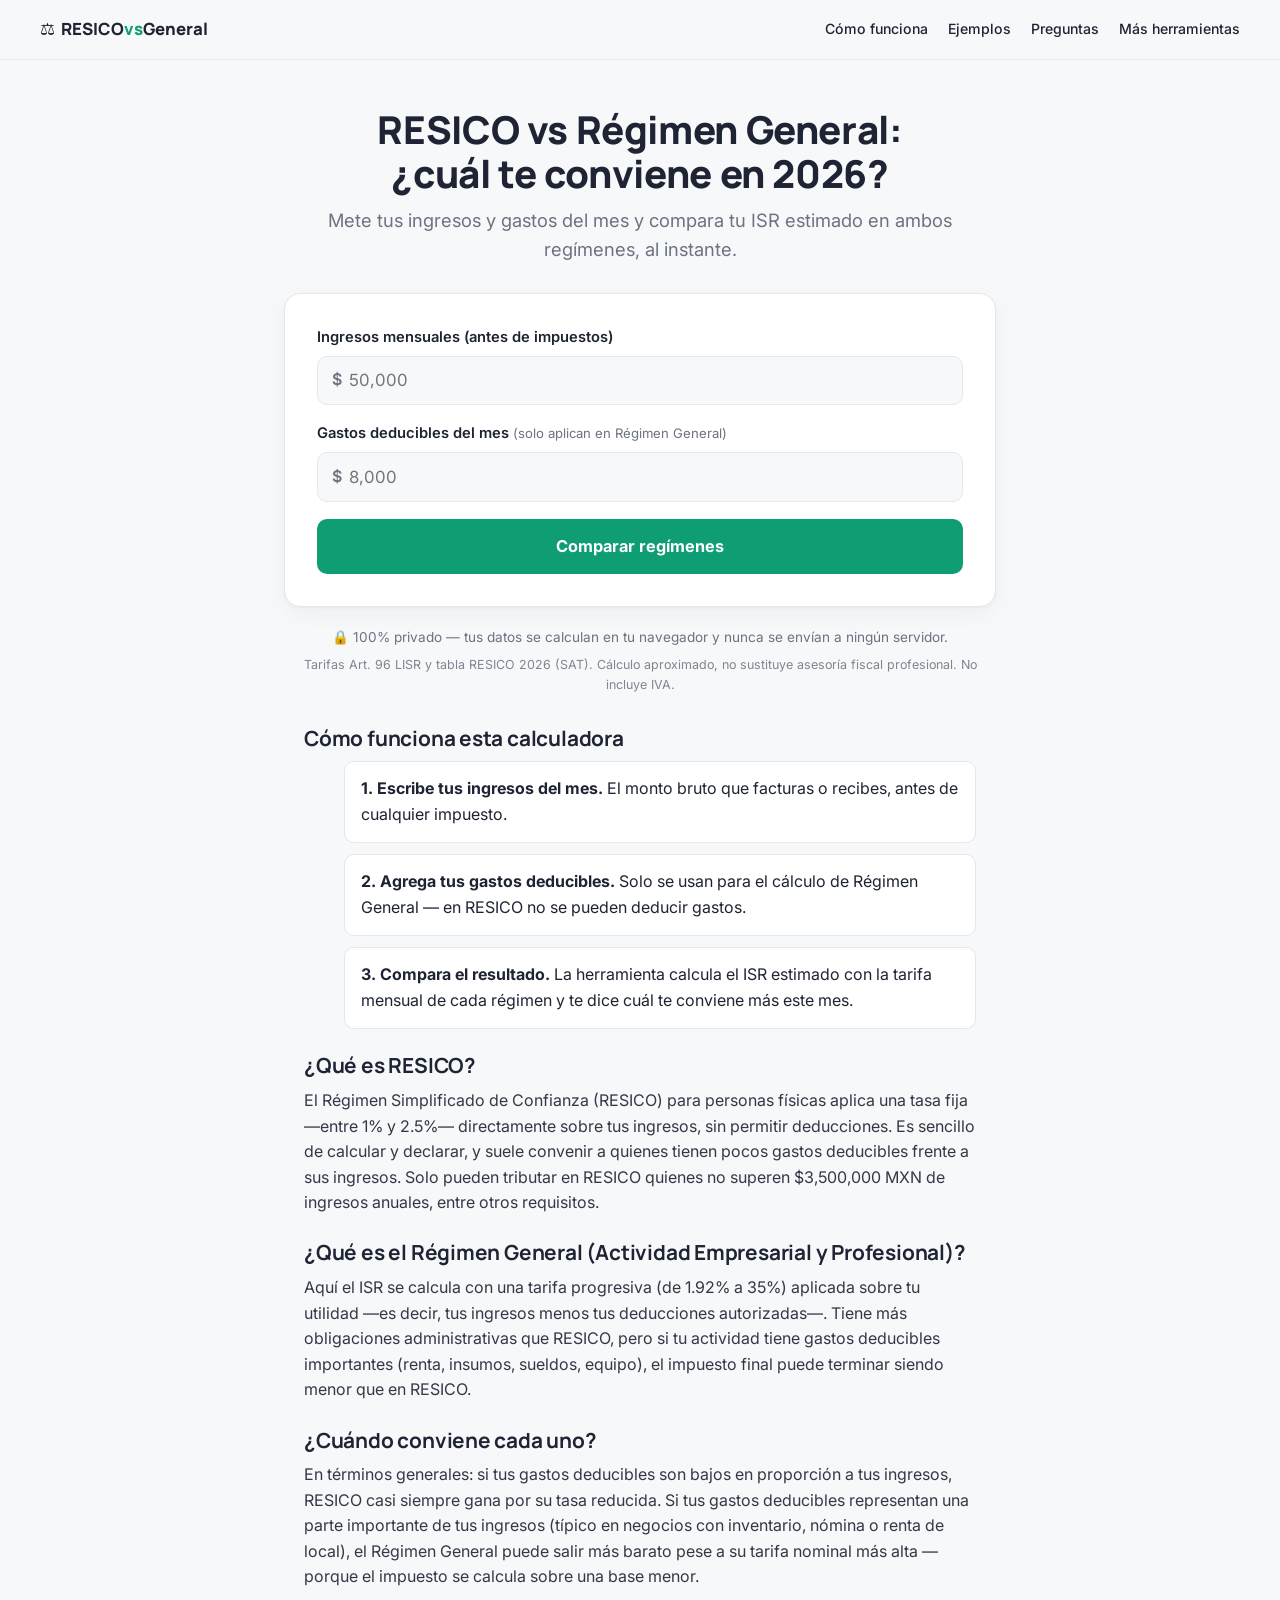
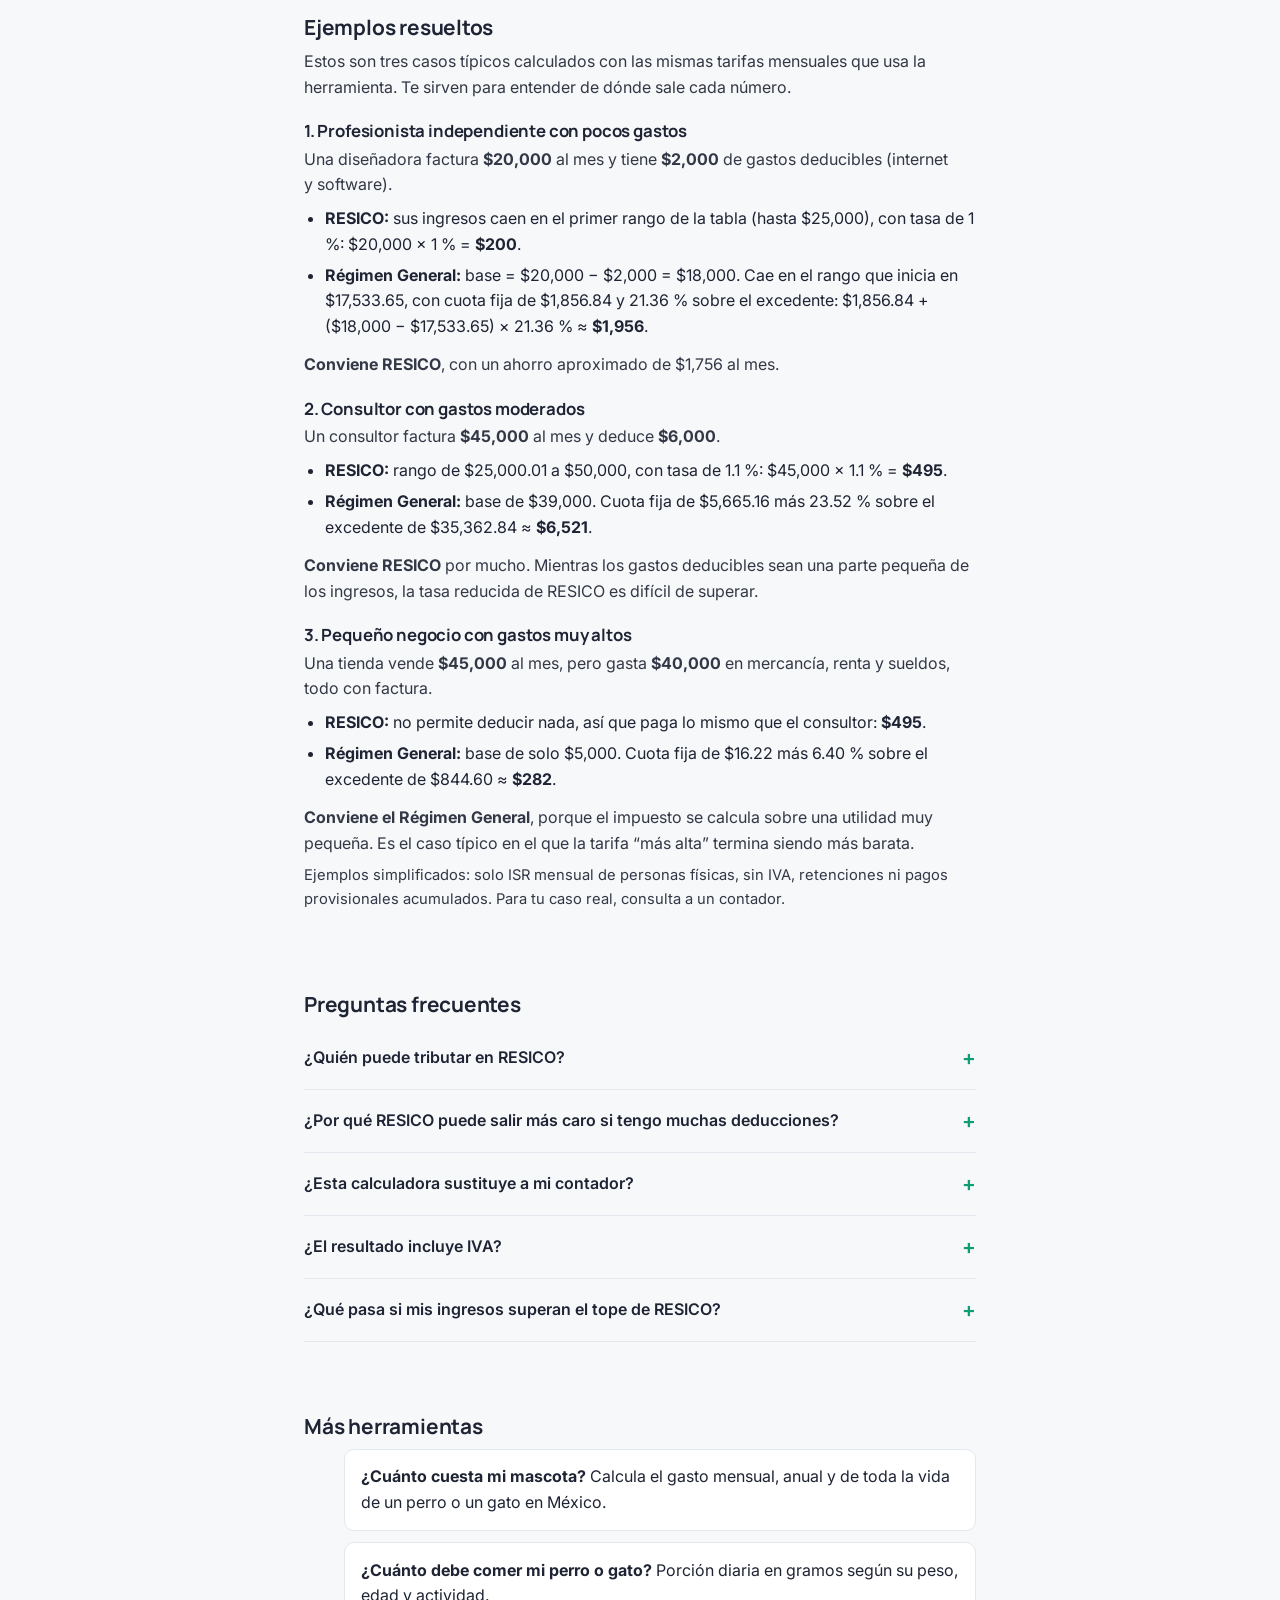
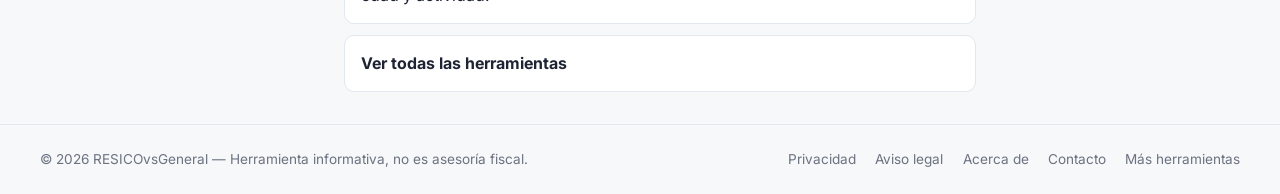
<file: index.html>
<!DOCTYPE html>
<html lang="es-MX">
<head>
<meta charset="UTF-8">
<meta name="viewport" content="width=device-width, initial-scale=1">
<title>RESICO vs Régimen General 2026: ¿cuál me conviene? | Comparador gratis</title>
<meta name="description" content="Calcula y compara en segundos cuánto pagarías de ISR en RESICO y en Régimen General 2026. Gratis, sin registro, 100% en tu navegador.">
<link rel="canonical" href="https://leoesq12-collab.github.io/Resico-vs-General/">
<meta property="og:title" content="RESICO vs Régimen General 2026 — Comparador gratis">
<meta property="og:description" content="Descubre en segundos qué régimen fiscal te conviene más. Cálculo basado en las tarifas SAT 2026.">
<meta property="og:type" content="website">
<meta property="og:url" content="https://leoesq12-collab.github.io/Resico-vs-General/">
<meta property="og:locale" content="es_MX">
<meta name="robots" content="index,follow">

<link rel="preconnect" href="https://fonts.googleapis.com">
<link rel="preconnect" href="https://fonts.gstatic.com" crossorigin>
<link rel="stylesheet" href="https://fonts.googleapis.com/css2?family=Manrope:wght@400;500;700;800&family=Inter:wght@400;500;600&display=swap">

<link rel="icon" href="data:image/svg+xml,<svg xmlns=%22http://www.w3.org/2000/svg%22 viewBox=%220 0 100 100%22><text y=%22.9em%22 font-size=%2290%22>⚖️</text></svg>">
<link rel="stylesheet" href="styles.css?v=20261112">
<script async src="https://pagead2.googlesyndication.com/pagead/js/adsbygoogle.js?client=ca-pub-6906150555937991" crossorigin="anonymous"></script>

<script type="application/ld+json">
{
  "@context": "https://schema.org",
  "@type": "WebApplication",
  "name": "RESICO vs Régimen General — Comparador",
  "description": "Herramienta gratuita para comparar el ISR estimado entre RESICO y Régimen General para personas físicas en México, 2026.",
  "applicationCategory": "FinanceApplication",
  "operatingSystem": "Any",
  "offers": { "@type": "Offer", "price": "0", "priceCurrency": "MXN" }
}
</script>
<script type="application/ld+json">
{
  "@context": "https://schema.org",
  "@type": "FAQPage",
  "mainEntity": [
    {"@type":"Question","name":"¿Quién puede tributar en RESICO?","acceptedAnswer":{"@type":"Answer","text":"Personas físicas con actividad empresarial, profesional u otorgamiento de uso o goce de bienes, siempre que sus ingresos totales del ejercicio no superen $3,500,000 MXN al año, entre otras condiciones que marca la ley."}},
    {"@type":"Question","name":"¿Por qué RESICO puede salir más caro si tengo muchas deducciones?","acceptedAnswer":{"@type":"Answer","text":"RESICO cobra un porcentaje fijo sobre tus ingresos totales sin permitir deducir gastos. Si tienes deducciones altas, el Régimen General puede ser más barato pese a su tarifa nominal mayor."}},
    {"@type":"Question","name":"¿Esta calculadora sustituye a mi contador?","acceptedAnswer":{"@type":"Answer","text":"No. Es una estimación simplificada basada en las tarifas SAT 2026. No considera IVA, PTU, ni casos particulares de tu actividad."}},
    {"@type":"Question","name":"¿El resultado incluye IVA?","acceptedAnswer":{"@type":"Answer","text":"No, solo compara el ISR. El IVA se calcula y paga por separado en ambos regímenes."}},
    {"@type":"Question","name":"¿Qué pasa si mis ingresos superan el tope de RESICO?","acceptedAnswer":{"@type":"Answer","text":"Si superas $3,500,000 MXN anuales, pasas automáticamente al Régimen General a partir del mes siguiente."}}
  ]
}
</script>
</head>
<body>
<a class="skip-link" href="#tool">Saltar al comparador</a>

<header class="site-header">
  <a href="index.html" class="brand">⚖️ <span>RESICO<em>vs</em>General</span></a>
  <nav class="header-nav" aria-label="Navegación principal">
    <a href="#como-funciona">Cómo funciona</a>
    <a href="#ejemplos">Ejemplos</a>
    <a href="#faq">Preguntas</a>
    <a href="/">Más herramientas</a>
  </nav>
</header>

<main>
  <section class="hero">
    <h1>RESICO vs Régimen General: ¿cuál te conviene en 2026?</h1>
    <p class="subtitle">Mete tus ingresos y gastos del mes y compara tu ISR estimado en ambos regímenes, al instante.</p>

    <div class="tool-card" id="tool" data-state="idle">
      <form id="calc-form" class="calc-form" novalidate>
        <div class="field">
          <label for="ingresos">Ingresos mensuales (antes de impuestos)</label>
          <div class="input-money">
            <span>$</span>
            <input type="number" id="ingresos" name="ingresos" inputmode="decimal" min="0" step="0.01" placeholder="50,000" required>
          </div>
        </div>
        <div class="field">
          <label for="deducciones">Gastos deducibles del mes <span class="hint">(solo aplican en Régimen General)</span></label>
          <div class="input-money">
            <span>$</span>
            <input type="number" id="deducciones" name="deducciones" inputmode="decimal" min="0" step="0.01" placeholder="8,000">
          </div>
        </div>
        <button type="submit" class="btn-primary">Comparar regímenes</button>
      </form>

      <div class="result-zone" id="result" hidden>
        <div class="result-grid">
          <div class="result-card" id="card-resico">
            <h3>RESICO</h3>
            <p class="result-isr" id="resico-isr">$0</p>
            <p class="result-label">ISR estimado al mes</p>
            <p class="result-rate" id="resico-rate"></p>
          </div>
          <div class="result-card" id="card-general">
            <h3>Régimen General</h3>
            <p class="result-isr" id="general-isr">$0</p>
            <p class="result-label">ISR estimado al mes</p>
            <p class="result-rate" id="general-rate"></p>
          </div>
        </div>
        <p class="winner" id="winner"></p>
        <button type="button" class="btn-ghost" id="reset-btn">Hacer otro cálculo</button>
      </div>

      <div class="error-zone" id="error" hidden role="alert">
        <p>Revisa el monto de ingresos — debe ser un número mayor a cero.</p>
      </div>
    </div>

    <p class="privacy-badge">🔒 100% privado — tus datos se calculan en tu navegador y nunca se envían a ningún servidor.</p>
    <p class="honesty-note">Tarifas Art. 96 LISR y tabla RESICO 2026 (SAT). Cálculo aproximado, no sustituye asesoría fiscal profesional. No incluye IVA.</p>
  </section>


  <section id="como-funciona" class="info-section">
    <h2>Cómo funciona esta calculadora</h2>
    <ol class="steps">
      <li><strong>1. Escribe tus ingresos del mes.</strong> El monto bruto que facturas o recibes, antes de cualquier impuesto.</li>
      <li><strong>2. Agrega tus gastos deducibles.</strong> Solo se usan para el cálculo de Régimen General — en RESICO no se pueden deducir gastos.</li>
      <li><strong>3. Compara el resultado.</strong> La herramienta calcula el ISR estimado con la tarifa mensual de cada régimen y te dice cuál te conviene más este mes.</li>
    </ol>

    <h2>¿Qué es RESICO?</h2>
    <p>El Régimen Simplificado de Confianza (RESICO) para personas físicas aplica una tasa fija —entre 1% y 2.5%— directamente sobre tus ingresos, sin permitir deducciones. Es sencillo de calcular y declarar, y suele convenir a quienes tienen pocos gastos deducibles frente a sus ingresos. Solo pueden tributar en RESICO quienes no superen $3,500,000 MXN de ingresos anuales, entre otros requisitos.</p>

    <h2>¿Qué es el Régimen General (Actividad Empresarial y Profesional)?</h2>
    <p>Aquí el ISR se calcula con una tarifa progresiva (de 1.92% a 35%) aplicada sobre tu utilidad —es decir, tus ingresos menos tus deducciones autorizadas—. Tiene más obligaciones administrativas que RESICO, pero si tu actividad tiene gastos deducibles importantes (renta, insumos, sueldos, equipo), el impuesto final puede terminar siendo menor que en RESICO.</p>

    <h2>¿Cuándo conviene cada uno?</h2>
    <p>En términos generales: si tus gastos deducibles son bajos en proporción a tus ingresos, RESICO casi siempre gana por su tasa reducida. Si tus gastos deducibles representan una parte importante de tus ingresos (típico en negocios con inventario, nómina o renta de local), el Régimen General puede salir más barato pese a su tarifa nominal más alta — porque el impuesto se calcula sobre una base menor.</p>

    <h2 id="ejemplos">Ejemplos resueltos</h2>
    <p>Estos son tres casos típicos calculados con las mismas tarifas mensuales que usa la herramienta. Te sirven para entender de dónde sale cada número.</p>

    <h3>1. Profesionista independiente con pocos gastos</h3>
    <p>Una diseñadora factura <strong>$20,000</strong> al mes y tiene <strong>$2,000</strong> de gastos deducibles (internet y software).</p>
    <ul>
      <li><strong>RESICO:</strong> sus ingresos caen en el primer rango de la tabla (hasta $25,000), con tasa de 1 %: $20,000 × 1 % = <strong>$200</strong>.</li>
      <li><strong>Régimen General:</strong> base = $20,000 − $2,000 = $18,000. Cae en el rango que inicia en $17,533.65, con cuota fija de $1,856.84 y 21.36 % sobre el excedente: $1,856.84 + ($18,000 − $17,533.65) × 21.36 % ≈ <strong>$1,956</strong>.</li>
    </ul>
    <p><strong>Conviene RESICO</strong>, con un ahorro aproximado de $1,756 al mes.</p>

    <h3>2. Consultor con gastos moderados</h3>
    <p>Un consultor factura <strong>$45,000</strong> al mes y deduce <strong>$6,000</strong>.</p>
    <ul>
      <li><strong>RESICO:</strong> rango de $25,000.01 a $50,000, con tasa de 1.1 %: $45,000 × 1.1 % = <strong>$495</strong>.</li>
      <li><strong>Régimen General:</strong> base de $39,000. Cuota fija de $5,665.16 más 23.52 % sobre el excedente de $35,362.84 ≈ <strong>$6,521</strong>.</li>
    </ul>
    <p><strong>Conviene RESICO</strong> por mucho. Mientras los gastos deducibles sean una parte pequeña de los ingresos, la tasa reducida de RESICO es difícil de superar.</p>

    <h3>3. Pequeño negocio con gastos muy altos</h3>
    <p>Una tienda vende <strong>$45,000</strong> al mes, pero gasta <strong>$40,000</strong> en mercancía, renta y sueldos, todo con factura.</p>
    <ul>
      <li><strong>RESICO:</strong> no permite deducir nada, así que paga lo mismo que el consultor: <strong>$495</strong>.</li>
      <li><strong>Régimen General:</strong> base de solo $5,000. Cuota fija de $16.22 más 6.40 % sobre el excedente de $844.60 ≈ <strong>$282</strong>.</li>
    </ul>
    <p><strong>Conviene el Régimen General</strong>, porque el impuesto se calcula sobre una utilidad muy pequeña. Es el caso típico en el que la tarifa “más alta” termina siendo más barata.</p>
    <p class="muted">Ejemplos simplificados: solo ISR mensual de personas físicas, sin IVA, retenciones ni pagos provisionales acumulados. Para tu caso real, consulta a un contador.</p>
  </section>


  <section id="faq" class="faq-section">
    <h2>Preguntas frecuentes</h2>
    <div id="faq-list" data-faqs></div>
  </section>

  <section class="more-tools">
    <h2>Más herramientas</h2>
    <ul class="steps">
      <li><a href="/mascotas/"><strong>¿Cuánto cuesta mi mascota?</strong></a> Calcula el gasto mensual, anual y de toda la vida de un perro o un gato en México.</li>
      <li><a href="/mascotas/comida.html"><strong>¿Cuánto debe comer mi perro o gato?</strong></a> Porción diaria en gramos según su peso, edad y actividad.</li>
      <li><a href="/"><strong>Ver todas las herramientas</strong></a></li>
    </ul>
  </section>
</main>

<footer class="site-footer">
  <p>© 2026 RESICOvsGeneral — Herramienta informativa, no es asesoría fiscal.</p>
  <nav>
    <a href="privacidad.html">Privacidad</a>
    <a href="aviso-legal.html">Aviso legal</a>
    <a href="/acerca.html">Acerca de</a>
    <a href="/contacto.html">Contacto</a>
    <a href="/">Más herramientas</a>
  </nav>
</footer>

<script defer src="lib/manifest.js"></script>
<script defer src="main.js?v=20260101"></script>
</body>
</html>
</file>
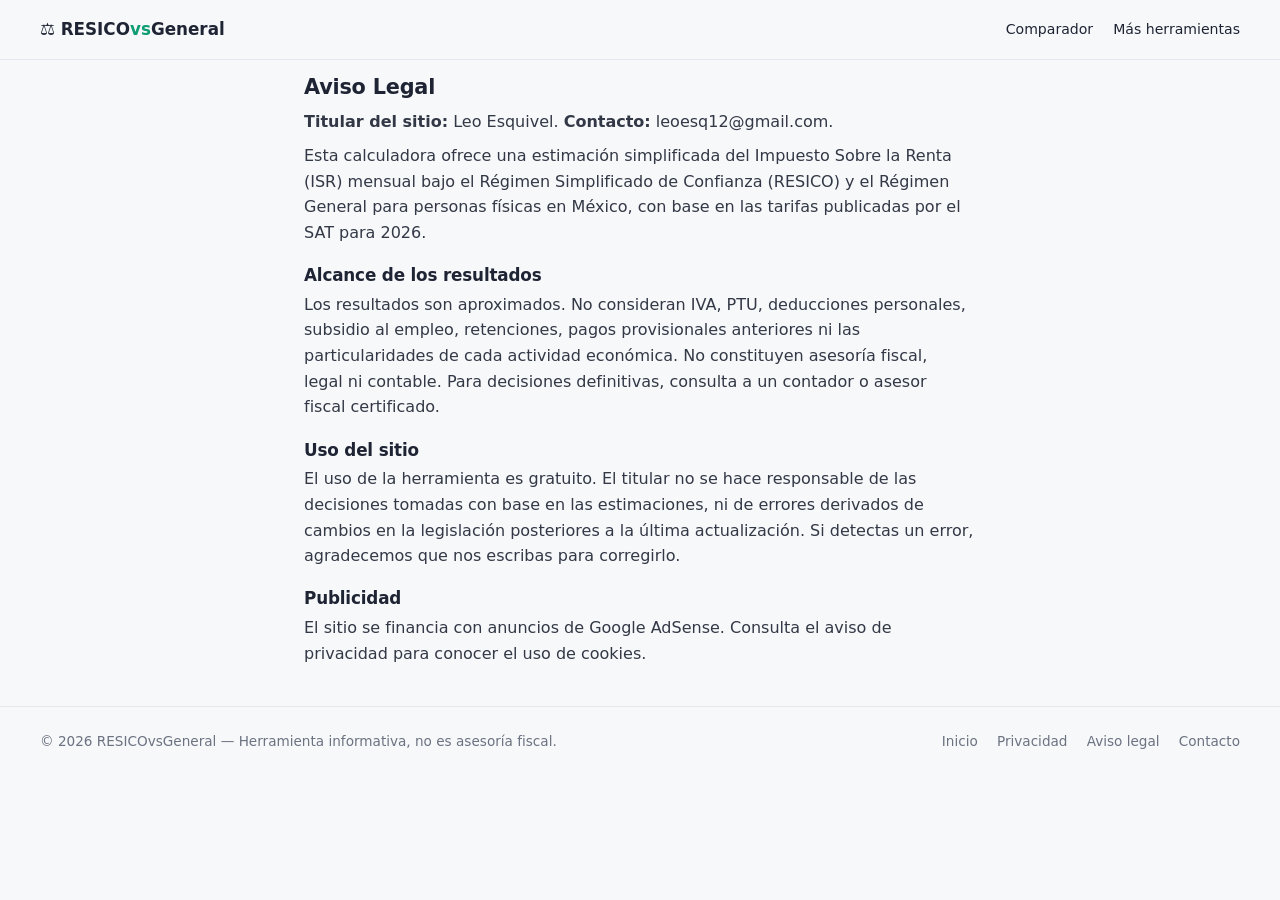
<file: aviso-legal.html>
<!DOCTYPE html>
<html lang="es-MX">
<head>
<meta charset="UTF-8">
<meta name="viewport" content="width=device-width, initial-scale=1">
<title>Aviso Legal | RESICOvsGeneral</title>
<link rel="canonical" href="https://leoesq12-collab.github.io/Resico-vs-General/aviso-legal.html">
<link rel="stylesheet" href="styles.css?v=20261112">
<script async src="https://pagead2.googlesyndication.com/pagead/js/adsbygoogle.js?client=ca-pub-6906150555937991" crossorigin="anonymous"></script>
</head>
<body>
<header class="site-header">
  <a href="index.html" class="brand">⚖️ <span>RESICO<em>vs</em>General</span></a>
  <nav class="header-nav" aria-label="Navegación principal">
    <a href="index.html">Comparador</a>
    <a href="/">Más herramientas</a>
  </nav>
</header>
<main class="info-section">
  <h2>Aviso Legal</h2>
  <p><strong>Titular del sitio:</strong> Leo Esquivel. <strong>Contacto:</strong> <a href="mailto:leoesq12@gmail.com">leoesq12@gmail.com</a>.</p>
  <p>Esta calculadora ofrece una estimación simplificada del Impuesto Sobre la Renta (ISR) mensual bajo el Régimen Simplificado de Confianza (RESICO) y el Régimen General para personas físicas en México, con base en las tarifas publicadas por el SAT para 2026.</p>
  <h3>Alcance de los resultados</h3>
  <p>Los resultados son aproximados. No consideran IVA, PTU, deducciones personales, subsidio al empleo, retenciones, pagos provisionales anteriores ni las particularidades de cada actividad económica. No constituyen asesoría fiscal, legal ni contable. Para decisiones definitivas, consulta a un contador o asesor fiscal certificado.</p>
  <h3>Uso del sitio</h3>
  <p>El uso de la herramienta es gratuito. El titular no se hace responsable de las decisiones tomadas con base en las estimaciones, ni de errores derivados de cambios en la legislación posteriores a la última actualización. Si detectas un error, agradecemos que nos escribas para corregirlo.</p>
  <h3>Publicidad</h3>
  <p>El sitio se financia con anuncios de Google AdSense. Consulta el <a href="privacidad.html">aviso de privacidad</a> para conocer el uso de cookies.</p>
</main>
<footer class="site-footer">
  <p>© 2026 RESICOvsGeneral — Herramienta informativa, no es asesoría fiscal.</p>
  <nav><a href="index.html">Inicio</a><a href="privacidad.html">Privacidad</a><a href="aviso-legal.html">Aviso legal</a><a href="/contacto.html">Contacto</a></nav>
</footer>
</body>
</html>
</file>
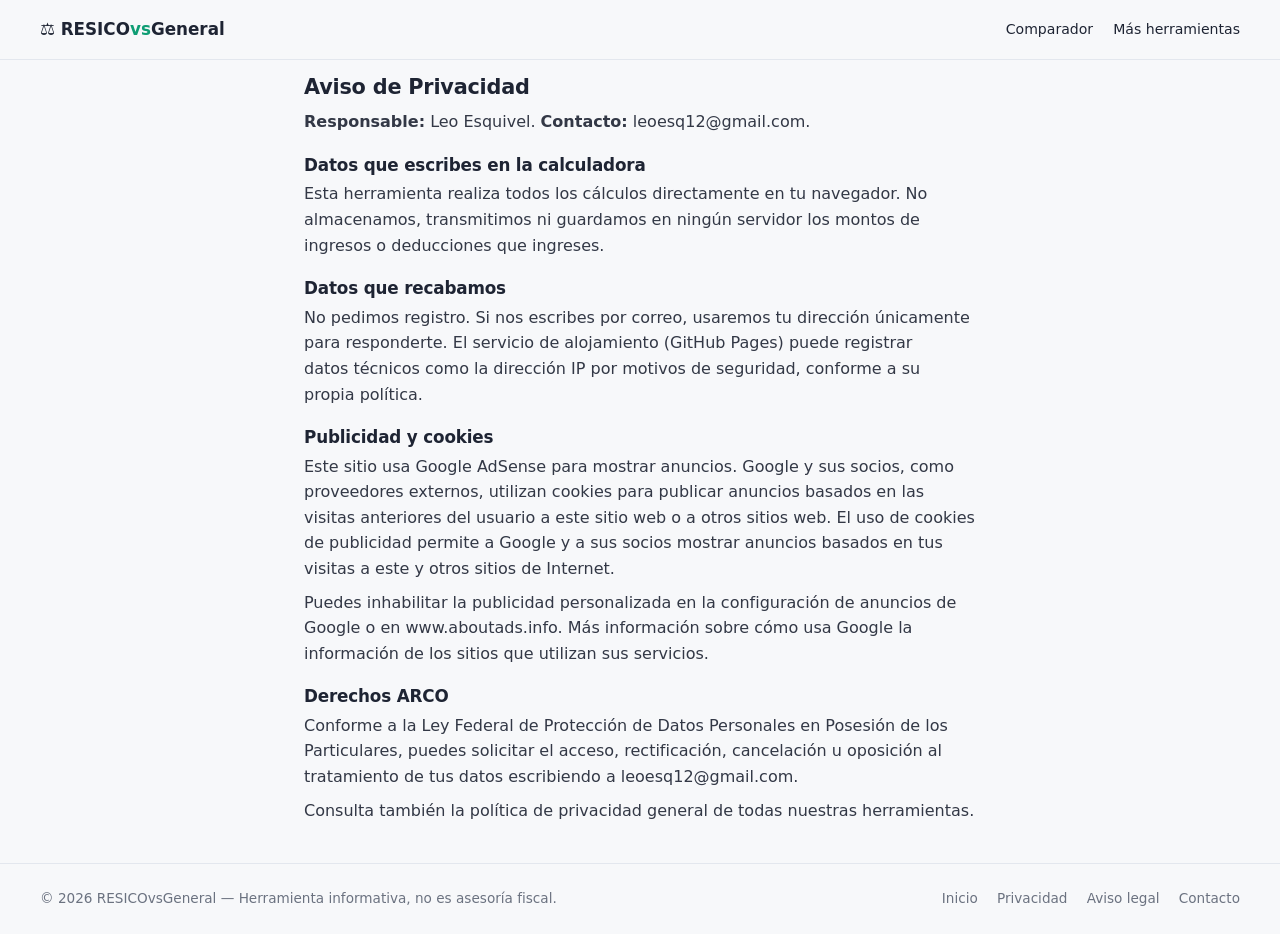
<file: privacidad.html>
<!DOCTYPE html>
<html lang="es-MX">
<head>
<meta charset="UTF-8">
<meta name="viewport" content="width=device-width, initial-scale=1">
<title>Aviso de Privacidad | RESICOvsGeneral</title>
<link rel="canonical" href="https://leoesq12-collab.github.io/Resico-vs-General/privacidad.html">
<link rel="stylesheet" href="styles.css?v=20261112">
<script async src="https://pagead2.googlesyndication.com/pagead/js/adsbygoogle.js?client=ca-pub-6906150555937991" crossorigin="anonymous"></script>
</head>
<body>
<header class="site-header">
  <a href="index.html" class="brand">⚖️ <span>RESICO<em>vs</em>General</span></a>
  <nav class="header-nav" aria-label="Navegación principal">
    <a href="index.html">Comparador</a>
    <a href="/">Más herramientas</a>
  </nav>
</header>
<main class="info-section">
  <h2>Aviso de Privacidad</h2>
  <p><strong>Responsable:</strong> Leo Esquivel. <strong>Contacto:</strong> <a href="mailto:leoesq12@gmail.com">leoesq12@gmail.com</a>.</p>
  <h3>Datos que escribes en la calculadora</h3>
  <p>Esta herramienta realiza todos los cálculos directamente en tu navegador. No almacenamos, transmitimos ni guardamos en ningún servidor los montos de ingresos o deducciones que ingreses.</p>
  <h3>Datos que recabamos</h3>
  <p>No pedimos registro. Si nos escribes por correo, usaremos tu dirección únicamente para responderte. El servicio de alojamiento (GitHub Pages) puede registrar datos técnicos como la dirección IP por motivos de seguridad, conforme a su propia política.</p>
  <h3>Publicidad y cookies</h3>
  <p>Este sitio usa Google AdSense para mostrar anuncios. Google y sus socios, como proveedores externos, utilizan cookies para publicar anuncios basados en las visitas anteriores del usuario a este sitio web o a otros sitios web. El uso de cookies de publicidad permite a Google y a sus socios mostrar anuncios basados en tus visitas a este y otros sitios de Internet.</p>
  <p>Puedes inhabilitar la publicidad personalizada en la <a href="https://adssettings.google.com" rel="nofollow noopener" target="_blank">configuración de anuncios de Google</a> o en <a href="https://www.aboutads.info/choices/" rel="nofollow noopener" target="_blank">www.aboutads.info</a>. Más información sobre <a href="https://policies.google.com/technologies/partner-sites" rel="nofollow noopener" target="_blank">cómo usa Google la información de los sitios que utilizan sus servicios</a>.</p>
  <h3>Derechos ARCO</h3>
  <p>Conforme a la Ley Federal de Protección de Datos Personales en Posesión de los Particulares, puedes solicitar el acceso, rectificación, cancelación u oposición al tratamiento de tus datos escribiendo a <a href="mailto:leoesq12@gmail.com">leoesq12@gmail.com</a>.</p>
  <p>Consulta también la <a href="/privacidad.html">política de privacidad general</a> de todas nuestras herramientas.</p>
</main>
<footer class="site-footer">
  <p>© 2026 RESICOvsGeneral — Herramienta informativa, no es asesoría fiscal.</p>
  <nav><a href="index.html">Inicio</a><a href="privacidad.html">Privacidad</a><a href="aviso-legal.html">Aviso legal</a><a href="/contacto.html">Contacto</a></nav>
</footer>
</body>
</html>
</file>
<file: styles.css>
/* ============ 1. RESET ============ */
*, *::before, *::after { box-sizing: border-box; margin: 0; }
html { -webkit-text-size-adjust: 100%; tab-size: 2; scroll-behavior: smooth; }
body {
  font-family: var(--sans);
  font-size: 16px;
  line-height: 1.6;
  color: var(--ink);
  background: var(--bg);
  -webkit-font-smoothing: antialiased;
  text-rendering: optimizeLegibility;
  overflow-x: clip;
}
img, svg { display: block; max-width: 100%; }
button { font: inherit; color: inherit; cursor: pointer; border: 0; background: none; }
a { color: inherit; text-decoration: none; }
p { text-wrap: pretty; }
h1, h2, h3 { text-wrap: balance; line-height: 1.15; letter-spacing: -0.01em; }
::selection { background: var(--accent); color: #fff; }
:focus-visible { outline: 2px solid var(--accent); outline-offset: 3px; border-radius: 6px; }

.skip-link {
  position: fixed; top: -100px; left: 1rem;
  padding: .6rem 1rem; background: var(--ink); color: #fff;
  z-index: 9999; border-radius: 8px; font-weight: 600;
}
.skip-link:focus { top: 1rem; }

/* ============ 2. TOKENS ============ */
:root {
  --sans: 'Inter', system-ui, sans-serif;
  --display: 'Manrope', var(--sans);
  --bg: #F7F8FA;
  --surface: #FFFFFF;
  --ink: #1E2433;
  --muted: #6B7280;
  --border: #E3E7EE;
  --accent: #0F9D74;
  --accent-ink: #065F46;
  --accent-bg: #E3F6EE;
  --bad: #B91C1C;
  --bad-bg: #FDE8E8;
  --radius: 16px;
  --ease-out: cubic-bezier(0.16, 1, 0.3, 1);
}
@media (prefers-color-scheme: dark) {
  :root:not([data-theme="light"]) {
    --bg: #11151C;
    --surface: #1A1F2A;
    --ink: #EDEFF3;
    --muted: #9AA3B2;
    --border: #2B3140;
    --accent-bg: #0F2A22;
  }
}

/* ============ 3. HEADER ============ */
.site-header {
  display: flex; align-items: center; justify-content: space-between;
  flex-wrap: wrap; row-gap: .5rem;
  padding: 1rem clamp(1rem, 4vw, 2.5rem);
  border-bottom: 1px solid var(--border);
}
.brand {
  font-family: var(--display); font-weight: 800; font-size: 1.05rem;
  display: flex; align-items: center;
  white-space: nowrap;
}
.brand span { margin-left: .35rem; }
.brand em { font-style: normal; color: var(--accent); }
.header-nav { display: flex; font-size: .88rem; font-weight: 500; }
.header-nav a { margin-left: 1.25rem; }
.header-nav a:first-child { margin-left: 0; }
.header-nav a:hover { color: var(--accent); }
@media (max-width: 420px) {
  .header-nav a { margin-left: .9rem; }
}

/* ============ 4. HERO + TOOL ============ */
.hero {
  max-width: 760px; margin: 0 auto;
  padding: clamp(1.5rem, 5vw, 3rem) clamp(1rem, 4vw, 1.5rem) 1rem;
  text-align: center;
}
.hero h1 {
  font-family: var(--display); font-weight: 800;
  font-size: clamp(1.6rem, 4.5vw, 2.4rem);
  margin-bottom: .6rem;
}
.subtitle { color: var(--muted); font-size: clamp(1rem, 2.2vw, 1.15rem); margin-bottom: 1.75rem; }

.tool-card {
  background: var(--surface);
  border: 1px solid var(--border);
  border-radius: var(--radius);
  padding: clamp(1.25rem, 4vw, 2rem);
  box-shadow: 0 1px 3px rgba(16,24,40,.04), 0 8px 24px rgba(16,24,40,.04);
  text-align: left;
}

.calc-form { display: grid; gap: 1.1rem; }
.field label { display: block; font-weight: 600; font-size: .92rem; margin-bottom: .4rem; }
.field .hint { font-weight: 400; color: var(--muted); font-size: .82rem; }
.input-money {
  display: flex; align-items: center;
  border: 1.5px solid var(--border); border-radius: 10px;
  background: var(--bg); overflow: hidden;
  transition: border-color .15s var(--ease-out);
}
.input-money:focus-within { border-color: var(--accent); }
.input-money span { padding: 0 .2rem 0 .9rem; color: var(--muted); font-weight: 600; }
.input-money input {
  flex: 1; border: 0; background: transparent; padding: .85rem .9rem .85rem .2rem;
  font-size: 1.05rem; font-family: var(--sans); color: var(--ink);
}
.input-money input:focus { outline: none; }

.btn-primary {
  background: var(--accent); color: #fff; font-weight: 700;
  padding: .9rem 1.4rem; border-radius: 10px; font-size: 1.02rem;
  transition: transform .15s var(--ease-out), opacity .15s;
}
.btn-primary:hover { opacity: .92; }
.btn-primary:active { transform: scale(.98); }

.btn-ghost {
  display: block; margin: 1.1rem auto 0; color: var(--muted);
  font-weight: 600; font-size: .9rem; text-decoration: underline;
}
.btn-ghost:hover { color: var(--accent); }

/* result */
.result-zone { margin-top: 1.5rem; animation: fadeUp .35s var(--ease-out); }
@keyframes fadeUp { from { opacity: 0; transform: translateY(8px); } to { opacity: 1; transform: translateY(0); } }

.result-grid { display: grid; grid-template-columns: 1fr 1fr; gap: .9rem; }
.result-card {
  border: 1.5px solid var(--border); border-radius: 12px;
  padding: 1.1rem; text-align: center;
}
.result-card h3 { font-size: .9rem; color: var(--muted); font-weight: 700; margin-bottom: .5rem; text-transform: uppercase; letter-spacing: .03em; }
.result-isr { font-family: var(--display); font-weight: 800; font-size: clamp(1.4rem, 5vw, 1.9rem); }
.result-label { font-size: .8rem; color: var(--muted); margin-top: .15rem; }
.result-rate { font-size: .82rem; margin-top: .5rem; font-weight: 600; }

.result-card.is-winner { border-color: var(--accent); background: var(--accent-bg); }
.result-card.is-winner .result-isr { color: var(--accent-ink); }

.winner {
  margin-top: 1.1rem; text-align: center; font-weight: 700;
  padding: .75rem 1rem; border-radius: 10px;
  background: var(--accent-bg); color: var(--accent-ink);
}

.error-zone {
  margin-top: 1rem; padding: .9rem 1rem; border-radius: 10px;
  background: var(--bad-bg); color: var(--bad); font-weight: 600; font-size: .92rem;
}

.privacy-badge { margin-top: 1.25rem; font-size: .85rem; color: var(--muted); }
.honesty-note { margin-top: .4rem; font-size: .78rem; color: var(--muted); opacity: .85; }

/* ============ 5. AD SLOTS ============ */
.ad-slot {
  max-width: 760px; margin: 2rem auto; min-height: 90px;
  border: 1px dashed var(--border); border-radius: 10px;
  display: flex; align-items: center; justify-content: center;
  color: var(--muted); font-size: .8rem; letter-spacing: .05em; text-transform: uppercase;
}

/* ============ 6. INFO SECTIONS ============ */
.info-section, .faq-section, .more-tools {
  max-width: 720px; margin: 0 auto; padding: 1rem clamp(1rem, 4vw, 1.5rem) 2rem;
}
.info-section h2, .faq-section h2, .more-tools h2 {
  font-family: var(--display); font-size: 1.3rem; margin: 1.6rem 0 .6rem;
}
.info-section h2:first-child { margin-top: 0; }
.info-section p { color: var(--ink); opacity: .9; margin-bottom: .5rem; }
.info-section h3 { font-family: var(--display); font-size: 1.05rem; margin: 1.3rem 0 .4rem; }
.info-section ul:not(.steps) { list-style: disc; padding-left: 1.3rem; margin: .4rem 0 .8rem; }
.info-section ul:not(.steps) li { margin-bottom: .35rem; }
.steps { list-style: none; display: grid; gap: .7rem; }
.steps li { padding: .9rem 1rem; background: var(--surface); border: 1px solid var(--border); border-radius: 10px; }

.faq-item { border-bottom: 1px solid var(--border); padding: .9rem 0; }
.faq-item summary {
  cursor: pointer; font-weight: 600; list-style: none;
  display: flex; justify-content: space-between; align-items: center; gap: 1rem;
}
.faq-item summary::-webkit-details-marker { display: none; }
.faq-item summary::after { content: "+"; font-size: 1.3rem; color: var(--accent); flex-shrink: 0; }
.faq-item[open] summary::after { content: "–"; }
.faq-item p { margin-top: .6rem; color: var(--muted); font-size: .94rem; }

.muted { color: var(--muted); font-size: .92rem; }

/* ============ 7. FOOTER ============ */
.site-footer {
  border-top: 1px solid var(--border); padding: 1.5rem clamp(1rem, 4vw, 2.5rem);
  display: flex; flex-wrap: wrap; gap: 1rem; justify-content: space-between;
  font-size: .85rem; color: var(--muted);
}
.site-footer nav { display: flex; gap: 1.2rem; }
.site-footer a:hover { color: var(--accent); }

/* ============ 8. BREAKPOINTS ============ */
@media (max-width: 539px) {
  .result-grid { grid-template-columns: 1fr; }
}

/* ============ 9. REDUCED MOTION ============ */
@media (prefers-reduced-motion: reduce) {
  html { scroll-behavior: auto; }
  .result-zone { animation: none; }
}
</file>
